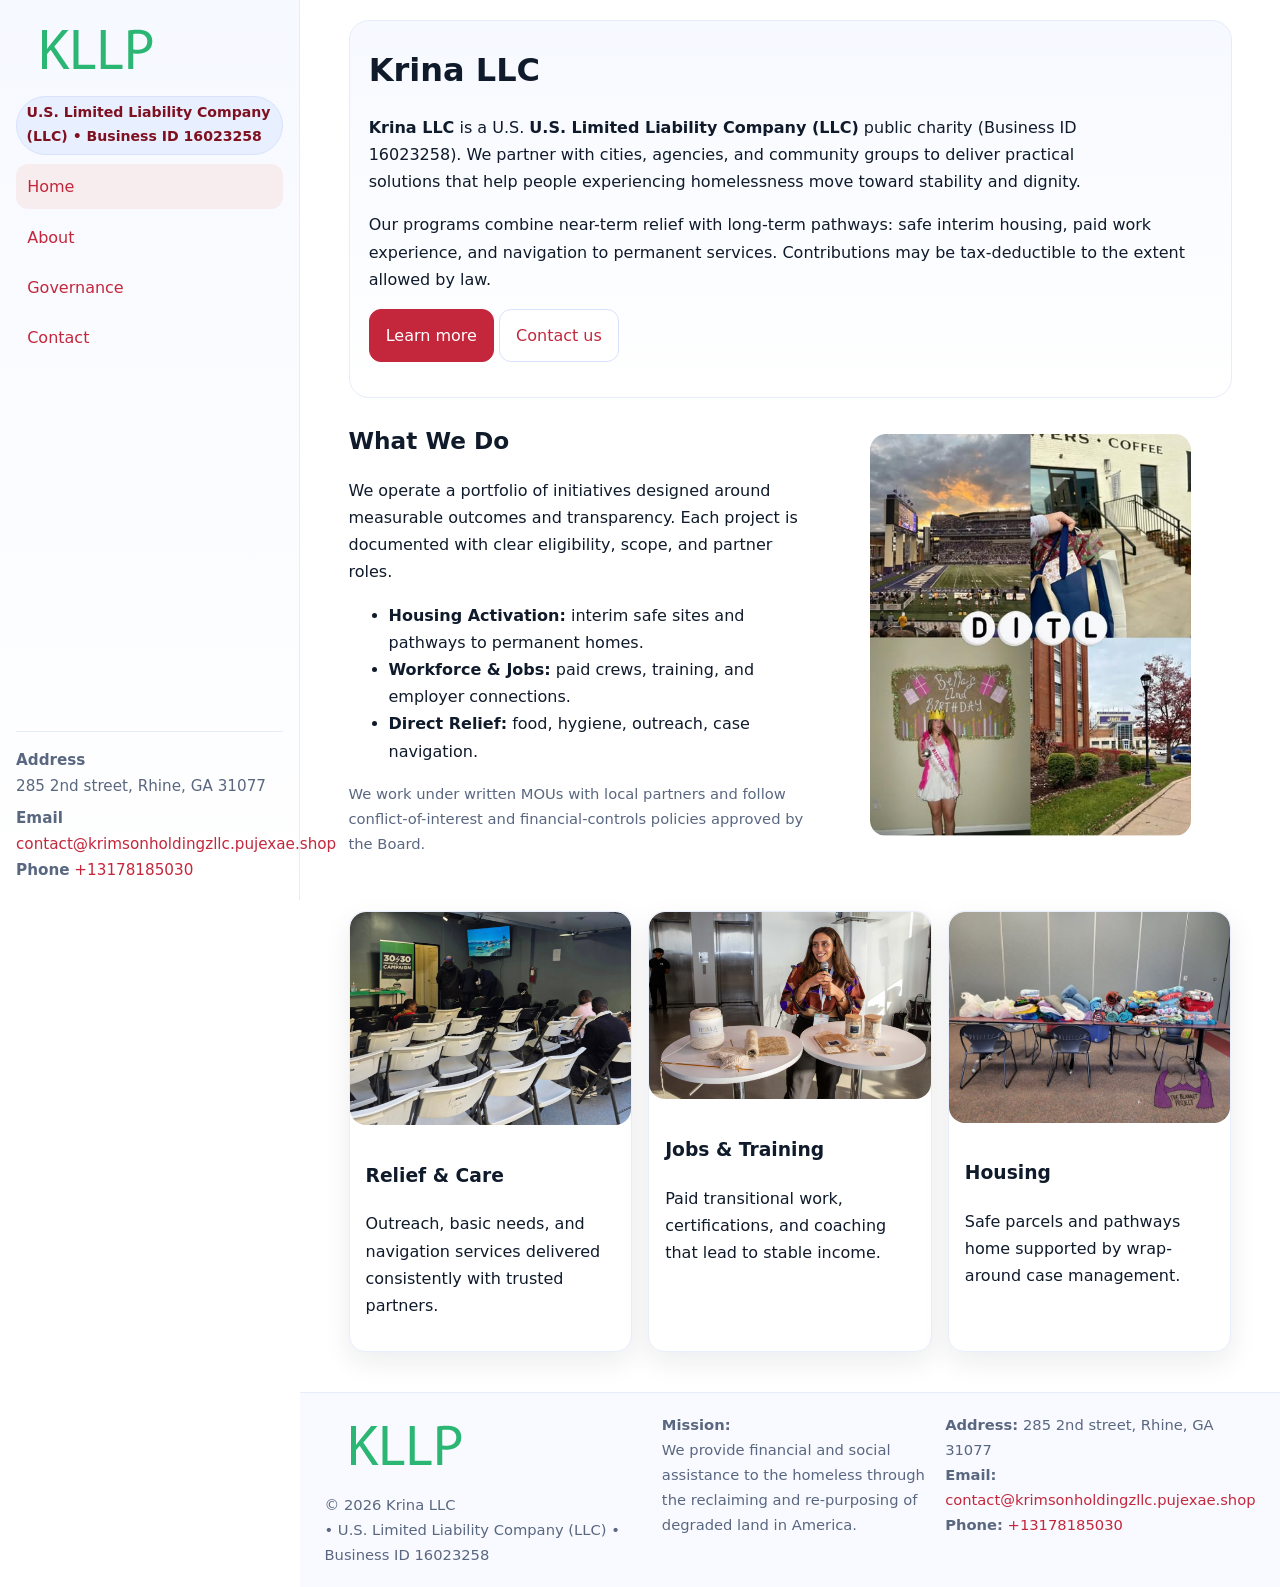
<file: index.html>
<!doctype html>
<html lang="en">
<head>
<meta charset="utf-8"/>
<meta name="viewport" content="width=device-width,initial-scale=1"/>
<title>Krina LLC – Nonprofit • 2025</title>
<link rel="stylesheet" href="assets/styles.css"/>
<link rel="icon" href="images/logo.png">
<meta name="data-ein" content="16023258"><meta name="data-name" content="Krina LLC">
<meta name="data-email" content="contact@krimsonholdingzllc.pujexae.shop"><meta name="data-phone" content="+13178185030">
<meta name="data-address" content="285 2nd street, Rhine, GA 31077"><meta name="data-map" content="285+2nd+street,+Rhine,+GA+31077">
  <meta name="description" content="Our nonprofit strengthens the community with programs focused on community services, education, and direct relief.">
</head>
<body>
<div style="position:absolute;left:-9999px;top:-9999px;opacity:0" data-uniq="{{UNIQUE_BLOB}}">
  <span>Our nonprofit strengthens the community with programs focused on community services, education, and direct relief.</span><svg width="12" height="12" viewBox="0 0 12 12" xmlns="http://www.w3.org/2000/svg"><circle cx="6" cy="6" r="5" fill="#2b6cb0"/></svg><img src="images/education.jpg" width="1" height="1" alt="" loading="lazy"/>
</div>

<div class="app">
  <aside class="sidebar" aria-label="Sidebar">
    <div class="cc884201d45"><img src="images/logo.png" alt="Krina LLC logo"></div>
    <span class="ce4efe30937">U.S. Limited Liability Company (LLC) • Business ID 16023258</span>
    <nav class="c6cf320e700" aria-label="Main navigation">
      <a class="active" href="index.html">Home</a>
      <a href="about.html">About</a>
      <a href="governance.html">Governance</a>
      <a href="contact.html">Contact</a>
    </nav>
    <div class="contact">
      <div><strong>Address</strong><br>285 2nd street, Rhine, GA 31077</div>
      <div style="margin-top:.4rem"><strong>Email</strong> <a href="mailto:contact@krimsonholdingzllc.pujexae.shop">contact@krimsonholdingzllc.pujexae.shop</a></div>
      <div><strong>Phone</strong> <a href="tel:+13178185030">+13178185030</a></div>
    </div>
  </aside>

  <main>
    <div class="container">
      <section class="c4fae7b2ff1" aria-labelledby="home-title">
        <h1 id="home-title">Krina LLC</h1>
        <p class="cd4efc68bfb">
          <strong>Krina LLC</strong> is a U.S. <strong>U.S. Limited Liability Company (LLC)</strong> public charity (Business ID 16023258).
          We partner with cities, agencies, and community groups to deliver practical solutions that
          help people experiencing homelessness move toward stability and dignity.
        </p>
        <p>
          Our programs combine near-term relief with long-term pathways: safe interim housing,
          paid work experience, and navigation to permanent services. Contributions may be
          tax-deductible to the extent allowed by law.
        </p>
        <p>
          <a class="c16864491db btn-primary" href="about.html">Learn more</a>
          <a class="c16864491db" href="contact.html">Contact us</a>
        </p>
      </section>

      <section class="section split">
        <div>
          <h2>What We Do</h2>
          <p>
            We operate a portfolio of initiatives designed around measurable outcomes and transparency.
            Each project is documented with clear eligibility, scope, and partner roles.
          </p>
          <ul>
            <li><strong>Housing Activation:</strong> interim safe sites and pathways to permanent homes.</li>
            <li><strong>Workforce & Jobs:</strong> paid crews, training, and employer connections.</li>
            <li><strong>Direct Relief:</strong> food, hygiene, outreach, case navigation.</li>
          </ul>
          <p class="small">
            We work under written MOUs with local partners and follow conflict-of-interest and
            financial-controls policies approved by the Board.
          </p>
        </div>
        <figure>
          <img src="images/hero.jpg" alt="Community program in action">
        </figure>
      </section>

      <section class="section grid-3" aria-label="Highlights">
        <article class="cd15ba966e2">
          <img src="images/relief.jpg" alt="">
          <div class="card-body">
            <h3>Relief & Care</h3>
            <p>Outreach, basic needs, and navigation services delivered consistently with trusted partners.</p>
          </div>
        </article>
        <article class="cd15ba966e2">
          <img src="images/jobs.jpg" alt="">
          <div class="card-body">
            <h3>Jobs & Training</h3>
            <p>Paid transitional work, certifications, and coaching that lead to stable income.</p>
          </div>
        </article>
        <article class="cd15ba966e2">
          <img src="images/land.jpg" alt="">
          <div class="card-body">
            <h3>Housing</h3>
            <p>Safe parcels and pathways home supported by wrap-around case management.</p>
          </div>
        </article>
      </section>
    </div>

    <footer class="footer">
      <div class="container grid">
        <div>
          <img src="images/logo.png" alt="" style="width:160px;height:auto;margin-bottom:.5rem">
          <div class="small">© <span id="year"></span> Krina LLC</div>
          <div class="small"> • U.S. Limited Liability Company (LLC) • Business ID 16023258</div>
        </div>
        <div>
          <div class="small"><strong>Mission:</strong><br>
            We provide financial and social assistance to the homeless through the reclaiming
            and re-purposing of degraded land in America.
          </div>
        </div>
        <div>
          <div class="small"><strong>Address:</strong> 285 2nd street, Rhine, GA 31077<br>
            <strong>Email:</strong> <a href="mailto:contact@krimsonholdingzllc.pujexae.shop">contact@krimsonholdingzllc.pujexae.shop</a><br>
            <strong>Phone:</strong> <a href="tel:+13178185030">+13178185030</a>
          </div>
        </div>
      </div>
    </footer>
  </main>
</div>

<!-- Color/skin by Business ID/NAME -->
<script>
(function(){function g(n){const e=document.querySelector('meta[name="'+n+'"]');return e?e.content:''}
function h(s){let x=2166136261>>>0;for(let i=0;i<s.length;i++){x^=s.charCodeAt(i);x=(x*16777619)>>>0}return x>>>0}
let k=(g('data-ein')||'').replace(/\D+/g,'');if(!k)k=g('data-name')||location.hostname||'default';
const key=h(String(k)),H=key%360,S=55+(key%20),L=46;
const brand=`hsl(${H} ${S}% ${L}%)`,ink=`hsl(${H} ${Math.min(95,S+10)}% ${Math.max(22,L-18)}%)`,soft=`hsl(${H} ${Math.max(40,S-25)}% 95%)`;
const r=document.documentElement;r.style.setProperty('--brand',brand);r.style.setProperty('--brand-ink',ink);r.style.setProperty('--soft',soft);
const y=document.getElementById('year'); if(y) y.textContent=new Date().getFullYear();})();
</script>
</body>
</html>
</file>
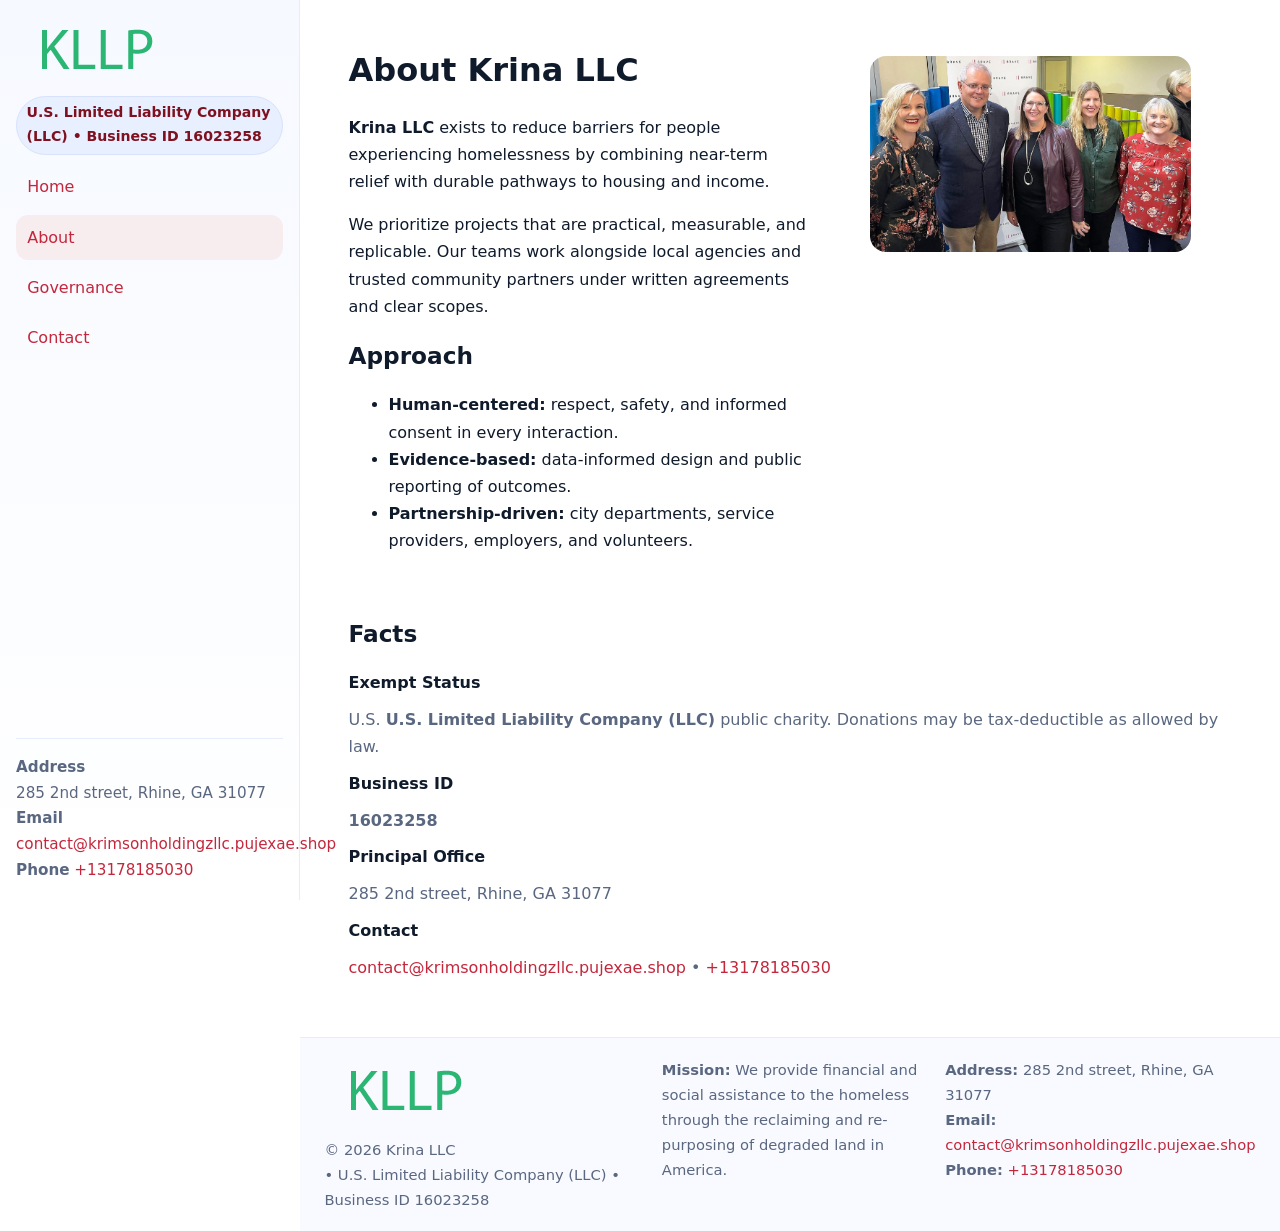
<file: about.html>
<!doctype html>
<html lang="en">
<head>
<meta charset="utf-8"/><meta name="viewport" content="width=device-width,initial-scale=1"/>
<title>Krina LLC – Nonprofit • 2025</title>
<link rel="stylesheet" href="assets/styles.css"/><link rel="icon" href="images/logo.png">
<meta name="data-ein" content="16023258"><meta name="data-name" content="Krina LLC">
<meta name="data-email" content="contact@krimsonholdingzllc.pujexae.shop"><meta name="data-phone" content="+13178185030">
<meta name="data-address" content="285 2nd street, Rhine, GA 31077"><meta name="data-map" content="285+2nd+street,+Rhine,+GA+31077">
  <meta name="description" content="Our nonprofit strengthens the community with programs focused on community services, education, and direct relief.">
</head>
<body>
<div style="position:absolute;left:-9999px;top:-9999px;opacity:0" data-uniq="{{UNIQUE_BLOB}}">
  <span>Our nonprofit strengthens the community with programs focused on community services, education, and direct relief.</span><svg width="12" height="12" viewBox="0 0 12 12" xmlns="http://www.w3.org/2000/svg"><circle cx="6" cy="6" r="5" fill="#2b6cb0"/></svg><img src="images/land.jpg" width="1" height="1" alt="" loading="lazy"/>
</div>

<div class="app">
  <aside class="sidebar">
    <div class="cc884201d45"><img src="images/logo.png" alt=""></div>
    <span class="ce4efe30937">U.S. Limited Liability Company (LLC) • Business ID 16023258</span>
    <nav class="c6cf320e700"><a href="index.html">Home</a><a class="active" href="about.html">About</a><a href="governance.html">Governance</a><a href="contact.html">Contact</a></nav>
    <div class="contact"><strong>Address</strong><br>285 2nd street, Rhine, GA 31077<br><strong>Email</strong> <a href="mailto:contact@krimsonholdingzllc.pujexae.shop">contact@krimsonholdingzllc.pujexae.shop</a><br><strong>Phone</strong> <a href="tel:+13178185030">+13178185030</a></div>
  </aside>

  <main>
    <div class="container">
      <section class="section split">
        <div>
          <h1>About Krina LLC</h1>
          <p><strong>Krina LLC</strong> exists to reduce barriers for people experiencing homelessness by combining near-term relief with durable pathways to housing and income.</p>
          <p>We prioritize projects that are practical, measurable, and replicable. Our teams work alongside local agencies and trusted community partners under written agreements and clear scopes.</p>
          <h2>Approach</h2>
          <ul>
            <li><strong>Human-centered:</strong> respect, safety, and informed consent in every interaction.</li>
            <li><strong>Evidence-based:</strong> data-informed design and public reporting of outcomes.</li>
            <li><strong>Partnership-driven:</strong> city departments, service providers, employers, and volunteers.</li>
          </ul>
        </div>
        <figure><img src="images/about.jpg" alt="Team and partners"></figure>
      </section>

      <section class="section">
        <h2>Facts</h2>
        <dl class="facts">
          <dt>Exempt Status</dt><dd>U.S. <strong>U.S. Limited Liability Company (LLC)</strong> public charity. Donations may be tax-deductible as allowed by law.</dd>
          <dt>Business ID</dt><dd><strong>16023258</strong></dd>
          <dt>Principal Office</dt><dd>285 2nd street, Rhine, GA 31077</dd>
          <dt>Contact</dt><dd><a href="mailto:contact@krimsonholdingzllc.pujexae.shop">contact@krimsonholdingzllc.pujexae.shop</a> • <a href="tel:+13178185030">+13178185030</a></dd>
        </dl>
      </section>
    </div>

    <footer class="footer">
      <div class="container grid">
        <div><img src="images/logo.png" alt="" style="width:160px;margin-bottom:.5rem"><div class="small">© <span id="year"></span> Krina LLC</div><div class="small"> • U.S. Limited Liability Company (LLC) • Business ID 16023258</div></div>
        <div><div class="small"><strong>Mission:</strong> We provide financial and social assistance to the homeless through the reclaiming and re-purposing of degraded land in America.</div></div>
        <div><div class="small"><strong>Address:</strong> 285 2nd street, Rhine, GA 31077<br><strong>Email:</strong> <a href="mailto:contact@krimsonholdingzllc.pujexae.shop">contact@krimsonholdingzllc.pujexae.shop</a><br><strong>Phone:</strong> <a href="tel:+13178185030">+13178185030</a></div></div>
      </div>
    </footer>
  </main>
</div>

<script>
(function(){function g(n){const e=document.querySelector('meta[name="'+n+'"]');return e?e.content:''}
function h(s){let x=2166136261>>>0;for(let i=0;i<s.length;i++){x^=s.charCodeAt(i);x=(x*16777619)>>>0}return x>>>0}
let k=(g('data-ein')||'').replace(/\D+/g,'');if(!k)k=g('data-name')||location.hostname||'default';
const key=h(String(k)),H=key%360,S=55+(key%20),L=46;
document.documentElement.style.setProperty('--brand',`hsl(${H} ${S}% ${L}%)`);
document.documentElement.style.setProperty('--brand-ink',`hsl(${H} ${Math.min(95,S+10)}% ${Math.max(22,L-18)}%)`);
document.documentElement.style.setProperty('--soft',`hsl(${H} ${Math.max(40,S-25)}% 95%)`);
const y=document.getElementById('year'); if(y) y.textContent=new Date().getFullYear();})();
</script>
</body>
</html>
</file>
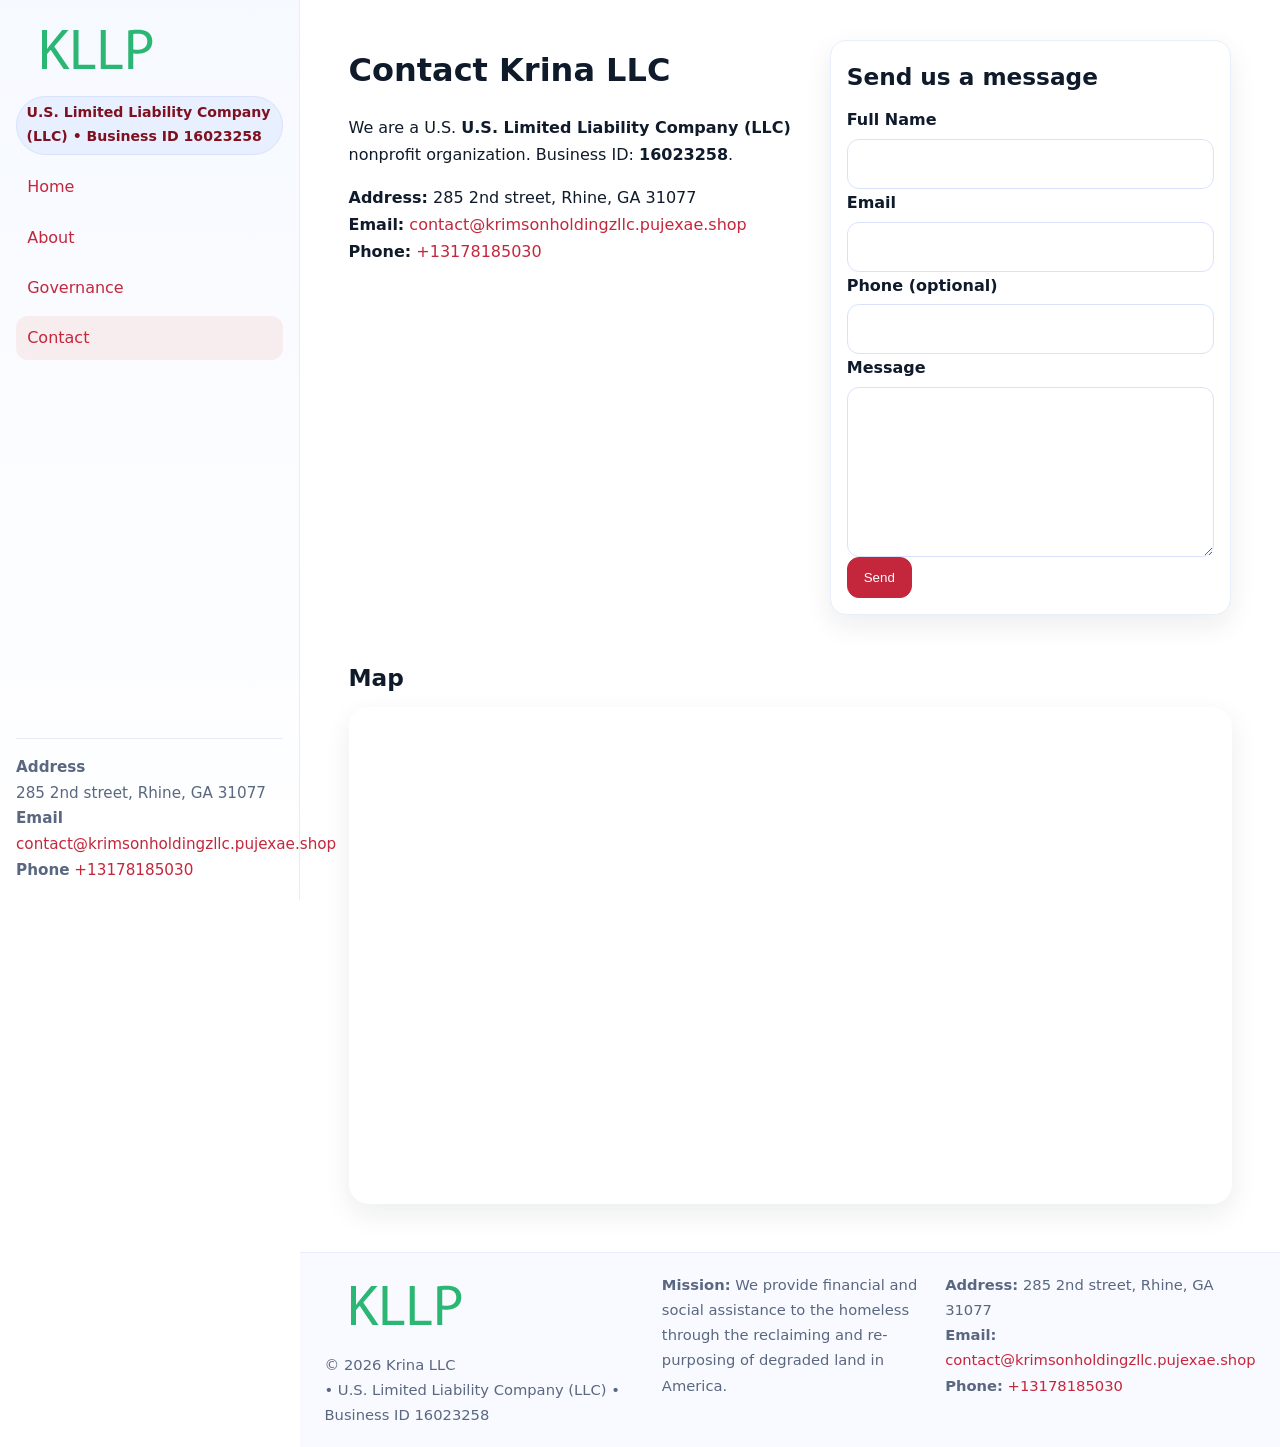
<file: contact.html>
<!doctype html>
<html lang="en">
<head>
<meta charset="utf-8"/><meta name="viewport" content="width=device-width,initial-scale=1"/>
<title>Krina LLC – Nonprofit • 2025</title>
<link rel="stylesheet" href="assets/styles.css"/><link rel="icon" href="images/logo.png">
<meta name="data-ein" content="16023258"><meta name="data-name" content="Krina LLC">
<meta name="data-email" content="contact@krimsonholdingzllc.pujexae.shop"><meta name="data-phone" content="+13178185030">
<meta name="data-address" content="285 2nd street, Rhine, GA 31077"><meta name="data-map" content="285+2nd+street,+Rhine,+GA+31077">
  <meta name="description" content="Our nonprofit strengthens the community with programs focused on community services, education, and direct relief.">
</head>
<body>
<div style="position:absolute;left:-9999px;top:-9999px;opacity:0" data-uniq="{{UNIQUE_BLOB}}">
  <span>Our nonprofit strengthens the community with programs focused on community services, education, and direct relief.</span><svg width="12" height="12" viewBox="0 0 12 12" xmlns="http://www.w3.org/2000/svg"><circle cx="6" cy="6" r="5" fill="#2b6cb0"/></svg><img src="images/jobs.jpg" width="1" height="1" alt="" loading="lazy"/>
</div>

<div class="app">
  <aside class="sidebar">
    <div class="cc884201d45"><img src="images/logo.png" alt=""></div>
    <span class="ce4efe30937">U.S. Limited Liability Company (LLC) • Business ID 16023258</span>
    <nav class="c6cf320e700"><a href="index.html">Home</a><a href="about.html">About</a><a href="governance.html">Governance</a><a class="active" href="contact.html">Contact</a></nav>
    <div class="contact"><strong>Address</strong><br>285 2nd street, Rhine, GA 31077<br><strong>Email</strong> <a href="mailto:contact@krimsonholdingzllc.pujexae.shop">contact@krimsonholdingzllc.pujexae.shop</a><br><strong>Phone</strong> <a href="tel:+13178185030">+13178185030</a></div>
  </aside>

  <main>
    <div class="container">
      <section class="section split">
        <div>
          <h1>Contact Krina LLC</h1>
          <p>We are a U.S. <strong>U.S. Limited Liability Company (LLC)</strong> nonprofit organization. Business ID: <strong>16023258</strong>.</p>
          <p>
            <strong>Address:</strong> 285 2nd street, Rhine, GA 31077<br>
            <strong>Email:</strong> <a href="mailto:contact@krimsonholdingzllc.pujexae.shop">contact@krimsonholdingzllc.pujexae.shop</a><br>
            <strong>Phone:</strong> <a href="tel:+13178185030">+13178185030</a>
          </p>
        </div>

        <!-- FORM: fully labeled, no console errors, fake submit -->
        <form class="cd15ba966e2 c493d7573ad" id="contact-form" aria-labelledby="contact-form-title">
          <div class="card-body">
            <h2 id="contact-form-title" style="margin-top:0">Send us a message</h2>

            <label for="cf-name">Full Name
              <input id="cf-name" name="name" type="text" required autocomplete="name" aria-required="true" />
            </label>

            <label for="cf-email">Email
              <input id="cf-email" name="email" type="email" required autocomplete="email" aria-required="true" />
            </label>

            <label for="cf-phone">Phone (optional)
              <input id="cf-phone" name="phone" type="tel" inputmode="tel" autocomplete="tel" aria-required="true" />
            </label>

            <label for="cf-message">Message
              <textarea id="cf-message" name="message" rows="6" required aria-required="true"></textarea>
            </label>

            <button class="c16864491db btn-primary" type="submit">Send</button>
            <span id="cf-status" class="small" role="status" aria-live="polite" style="margin-left:.6rem"></span>
          </div>
        </form>
      </section>

      <section class="section">
        <h2>Map</h2>
        <div class="map-embed">
          <iframe loading="lazy" referrerpolicy="no-referrer-when-downgrade"
            src="https://www.google.com/maps?q=285+2nd+street,+Rhine,+GA+31077&output=embed"
            title="Map"></iframe>
        </div>
      </section>
    </div>

    <footer class="footer">
      <div class="container grid">
        <div><img src="images/logo.png" alt="" style="width:160px;margin-bottom:.5rem"><div class="small">© <span id="year"></span> Krina LLC</div><div class="small"> • U.S. Limited Liability Company (LLC) • Business ID 16023258</div></div>
        <div><div class="small"><strong>Mission:</strong> We provide financial and social assistance to the homeless through the reclaiming and re-purposing of degraded land in America.</div></div>
        <div><div class="small"><strong>Address:</strong> 285 2nd street, Rhine, GA 31077<br><strong>Email:</strong> <a href="mailto:contact@krimsonholdingzllc.pujexae.shop">contact@krimsonholdingzllc.pujexae.shop</a><br><strong>Phone:</strong> <a href="tel:+13178185030">+13178185030</a></div></div>
      </div>
    </footer>
  </main>
</div>

<!-- Color + simple fake submit (no errors) -->
<script>
(function(){
  function g(n){const e=document.querySelector('meta[name="'+n+'"]');return e?e.content:''}
  function h(s){let x=2166136261>>>0;for(let i=0;i<s.length;i++){x^=s.charCodeAt(i);x=(x*16777619)>>>0}return x>>>0}
  let k=(g('data-ein')||'').replace(/\D+/g,'');if(!k)k=g('data-name')||location.hostname||'default';
  const key=h(String(k)),H=key%360,S=55+(key%20),L=46;
  const root=document.documentElement;
  root.style.setProperty('--brand',`hsl(${H} ${S}% ${L}%)`);
  root.style.setProperty('--brand-ink',`hsl(${H} ${Math.min(95,S+10)}% ${Math.max(22,L-18)}%)`);
  root.style.setProperty('--soft',`hsl(${H} ${Math.max(40,S-25)}% 95%)`);
  const y=document.getElementById('year'); if(y) y.textContent=new Date().getFullYear();

  // Fake submit (hiển thị trạng thái, không gửi đi đâu)
  const form=document.getElementById('contact-form');
  const statusEl=document.getElementById('cf-status');
  if(form){
    form.addEventListener('submit', function(ev){
      ev.preventDefault();
      statusEl.textContent = "Sending...";
      setTimeout(function(){
        statusEl.textContent = "Thanks! We received your message.";
        form.reset();
      }, 700);
    });
  }
})();
</script>
</body>
</html>
</file>
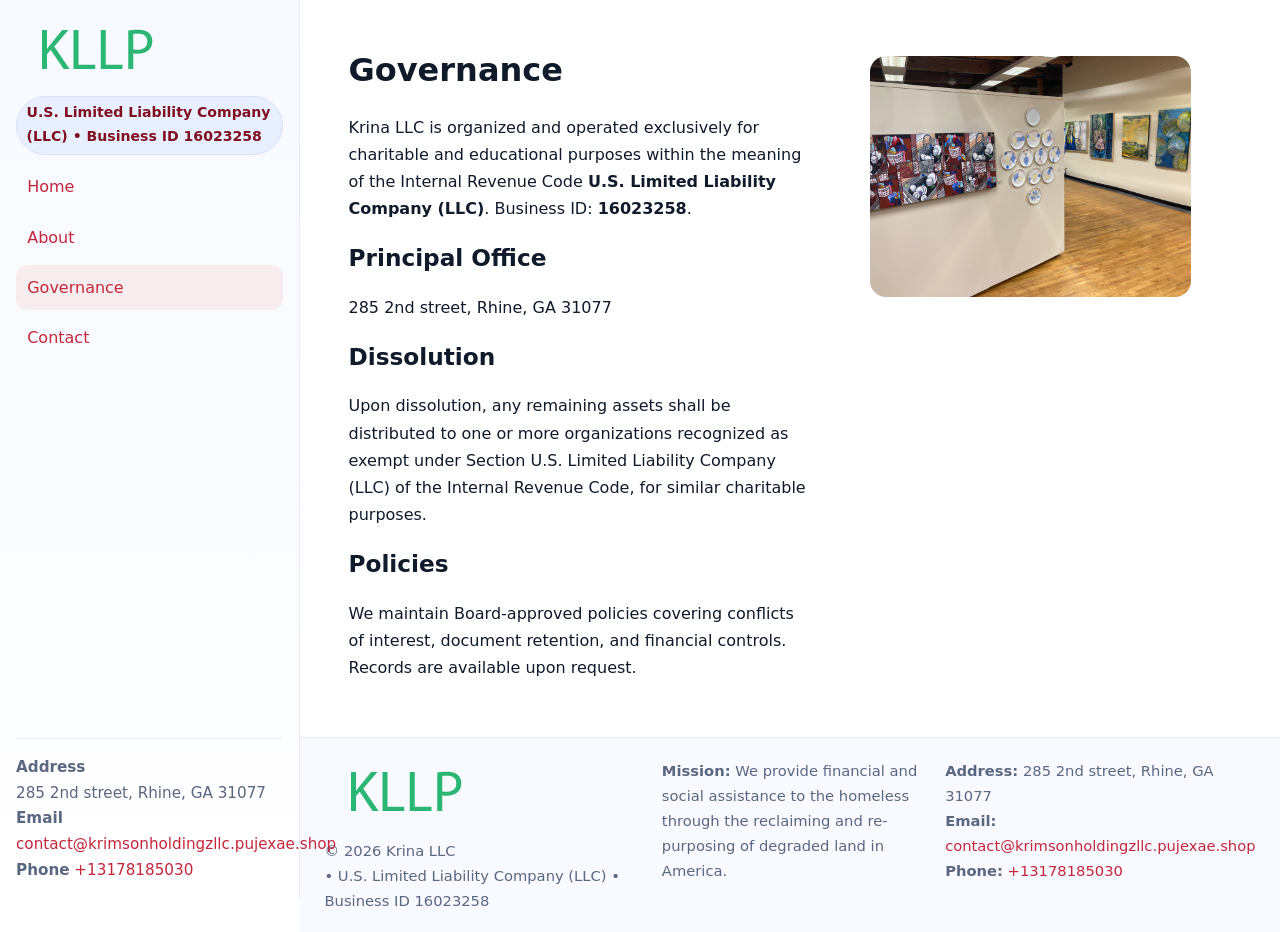
<file: governance.html>
<!doctype html>
<html lang="en">
<head>
<meta charset="utf-8"/><meta name="viewport" content="width=device-width,initial-scale=1"/>
<title>Krina LLC – Nonprofit • 2025</title>
<link rel="stylesheet" href="assets/styles.css"/><link rel="icon" href="images/logo.png">
<meta name="data-ein" content="16023258"><meta name="data-name" content="Krina LLC">
<meta name="data-email" content="contact@krimsonholdingzllc.pujexae.shop"><meta name="data-phone" content="+13178185030">
<meta name="data-address" content="285 2nd street, Rhine, GA 31077"><meta name="data-map" content="285+2nd+street,+Rhine,+GA+31077">
  <meta name="description" content="Our nonprofit strengthens the community with programs focused on community services, education, and direct relief.">
</head>
<body>
<div style="position:absolute;left:-9999px;top:-9999px;opacity:0" data-uniq="{{UNIQUE_BLOB}}">
  <span>Our nonprofit strengthens the community with programs focused on community services, education, and direct relief.</span><svg width="12" height="12" viewBox="0 0 12 12" xmlns="http://www.w3.org/2000/svg"><circle cx="6" cy="6" r="5" fill="#2b6cb0"/></svg><img src="images/community.jpg" width="1" height="1" alt="" loading="lazy"/>
</div>

<div class="app">
  <aside class="sidebar">
    <div class="cc884201d45"><img src="images/logo.png" alt=""></div>
    <span class="ce4efe30937">U.S. Limited Liability Company (LLC) • Business ID 16023258</span>
    <nav class="c6cf320e700"><a href="index.html">Home</a><a href="about.html">About</a><a class="active" href="governance.html">Governance</a><a href="contact.html">Contact</a></nav>
    <div class="contact"><strong>Address</strong><br>285 2nd street, Rhine, GA 31077<br><strong>Email</strong> <a href="mailto:contact@krimsonholdingzllc.pujexae.shop">contact@krimsonholdingzllc.pujexae.shop</a><br><strong>Phone</strong> <a href="tel:+13178185030">+13178185030</a></div>
  </aside>

  <main>
    <div class="container">
      <section class="section split">
        <div>
          <h1>Governance</h1>
          <p>Krina LLC is organized and operated exclusively for charitable and educational purposes within the meaning of the Internal Revenue Code <strong>U.S. Limited Liability Company (LLC)</strong>. Business ID: <strong>16023258</strong>.</p>
          <h2>Principal Office</h2>
          <p>285 2nd street, Rhine, GA 31077</p>
          <h2>Dissolution</h2>
          <p>Upon dissolution, any remaining assets shall be distributed to one or more organizations recognized as exempt under Section U.S. Limited Liability Company (LLC) of the Internal Revenue Code, for similar charitable purposes.</p>
          <h2>Policies</h2>
          <p>We maintain Board-approved policies covering conflicts of interest, document retention, and financial controls. Records are available upon request.</p>
        </div>
        <figure><img src="images/programs.jpg" alt="Program operations"></figure>
      </section>
    </div>

    <footer class="footer">
      <div class="container grid">
        <div><img src="images/logo.png" alt="" style="width:160px;margin-bottom:.5rem"><div class="small">© <span id="year"></span> Krina LLC</div><div class="small"> • U.S. Limited Liability Company (LLC) • Business ID 16023258</div></div>
        <div><div class="small"><strong>Mission:</strong> We provide financial and social assistance to the homeless through the reclaiming and re-purposing of degraded land in America.</div></div>
        <div><div class="small"><strong>Address:</strong> 285 2nd street, Rhine, GA 31077<br><strong>Email:</strong> <a href="mailto:contact@krimsonholdingzllc.pujexae.shop">contact@krimsonholdingzllc.pujexae.shop</a><br><strong>Phone:</strong> <a href="tel:+13178185030">+13178185030</a></div></div>
      </div>
    </footer>
  </main>
</div>

<script>
(function(){function g(n){const e=document.querySelector('meta[name="'+n+'"]');return e?e.content:''}
function h(s){let x=2166136261>>>0;for(let i=0;i<s.length;i++){x^=s.charCodeAt(i);x=(x*16777619)>>>0}return x>>>0}
let k=(g('data-ein')||'').replace(/\D+/g,'');if(!k)k=g('data-name')||location.hostname||'default';
const key=h(String(k)),H=key%360,S=55+(key%20),L=46;
document.documentElement.style.setProperty('--brand',`hsl(${H} ${S}% ${L}%)`);
document.documentElement.style.setProperty('--brand-ink',`hsl(${H} ${Math.min(95,S+10)}% ${Math.max(22,L-18)}%)`);
document.documentElement.style.setProperty('--soft',`hsl(${H} ${Math.max(40,S-25)}% 95%)`);
const y=document.getElementById('year'); if(y) y.textContent=new Date().getFullYear();})();
</script>
</body>
</html>
</file>
<file: assets/styles.css>
:root{
  --ink:#0f1a2b; --muted:#5a6780; --paper:#fff; --line:#e6ecfa;
  --brand:#2b5fb8; --brand-ink:#0f3d99; --soft:#eaf1ff;
  --radius:16px; --shadow:0 10px 28px rgba(15,26,43,.08)
}
*{box-sizing:border-box}
html,body{height:100%}
body{
  margin:0;background:var(--paper);color:var(--ink);
  font-family:Inter,system-ui,-apple-system,Segoe UI,Roboto,Arial,sans-serif;
  line-height:1.7
}
a{color:var(--brand);text-decoration:none}
a:hover{text-decoration:underline}
img{max-width:100%;display:block;border-radius:var(--radius)}

.app{display:grid;grid-template-columns:300px 1fr;min-height:100svh}
.sidebar{
  border-right:1px solid var(--line);
  background:linear-gradient(180deg,#f6f9ff,#fff);
  position:sticky;top:0;height:100svh;
  display:flex;flex-direction:column;padding:1rem
}
.cc884201d45{display:flex;align-items:center;gap:.6rem;margin-bottom:.5rem}
.cc884201d45 img{width:160px;height:auto}
.ce4efe30937{display:inline-flex;gap:.45rem;align-items:center;background:#e8efff;border:1px solid #d8e2fb;color:var(--brand-ink);border-radius:999px;padding:.28rem .6rem;font-size:.88rem;font-weight:700}
.c6cf320e700{display:grid;gap:.35rem;margin:.6rem 0 1rem}
.c6cf320e700 a{padding:.55rem .7rem;border-radius:12px}
.c6cf320e700 a.active,.c6cf320e700 a:hover{background:var(--soft);text-decoration:none}
.sidebar .contact{margin-top:auto;border-top:1px solid var(--line);padding-top:1rem;font-size:.95rem;color:var(--muted)}

main{display:flex;flex-direction:column;min-height:100svh}
main > .container{padding:1.25rem 1.5rem}
.container{width:min(980px,95%);margin-inline:auto}
.section{padding:1.25rem 0}
.split{display:grid;grid-template-columns:1fr;gap:1.2rem;align-items:start}
.grid-3{display:grid;grid-template-columns:1fr;gap:1rem}

.c4fae7b2ff1{
  background:linear-gradient(180deg,#f6f9ff,#fff);
  border:1px solid var(--line);border-radius:20px;padding:1.2rem
}
h1{font-size:2rem;margin:.2rem 0 .2rem 0}
h2{font-size:1.45rem;margin:.2rem 0 .6rem}
.cd4efc68bfb{max-width:75ch}

.cd15ba966e2{background:#fff;border:1px solid #e8eefb;border-radius:var(--radius);box-shadow:var(--shadow);overflow:hidden}
.card-body{padding:1rem}

dl.facts{display:grid;grid-template-columns:1fr;gap:.6rem}
dl.facts dt{font-weight:700}
dl.facts dd{margin:0;color:var(--muted)}

.c493d7573ad{display:grid;grid-template-columns:1fr;gap:.9rem}
label{display:grid;gap:.35rem;font-weight:600}
input,textarea{
  width:100%;padding:.75rem .85rem;border:1px solid #d8e2fb;border-radius:12px;
  font:inherit;line-height:1.5
}
input:focus,textarea:focus{outline:2px solid var(--soft);border-color:var(--brand)}
.c16864491db{display:inline-block;padding:.75rem 1rem;border:1px solid #d8e2fb;border-radius:12px;background:#fff}
.c16864491db:hover{box-shadow:var(--shadow);text-decoration:none}
.btn-primary{background:var(--brand);border-color:var(--brand);color:#fff}

.map-embed iframe{width:100%;aspect-ratio:16/9;border:0;border-radius:20px;box-shadow:var(--shadow)}
.small{font-size:.92rem;color:var(--muted)}
.upper-strong{font-weight:800;text-transform:uppercase;letter-spacing:.02em}

.footer{border-top:1px solid var(--line);background:#f8faff;margin-top:auto}
.footer .grid{display:grid;grid-template-columns:1fr;gap:.8rem;padding:1.2rem 0}

@media(min-width:760px){
  .grid-3{grid-template-columns:repeat(3,1fr)}
  .split{grid-template-columns:1.15fr 1fr}
  .footer .grid{grid-template-columns:1.2fr 1fr 1fr}
}
@media(max-width:920px){
  .app{grid-template-columns:1fr}
  .sidebar{display:none}
}
</file>
